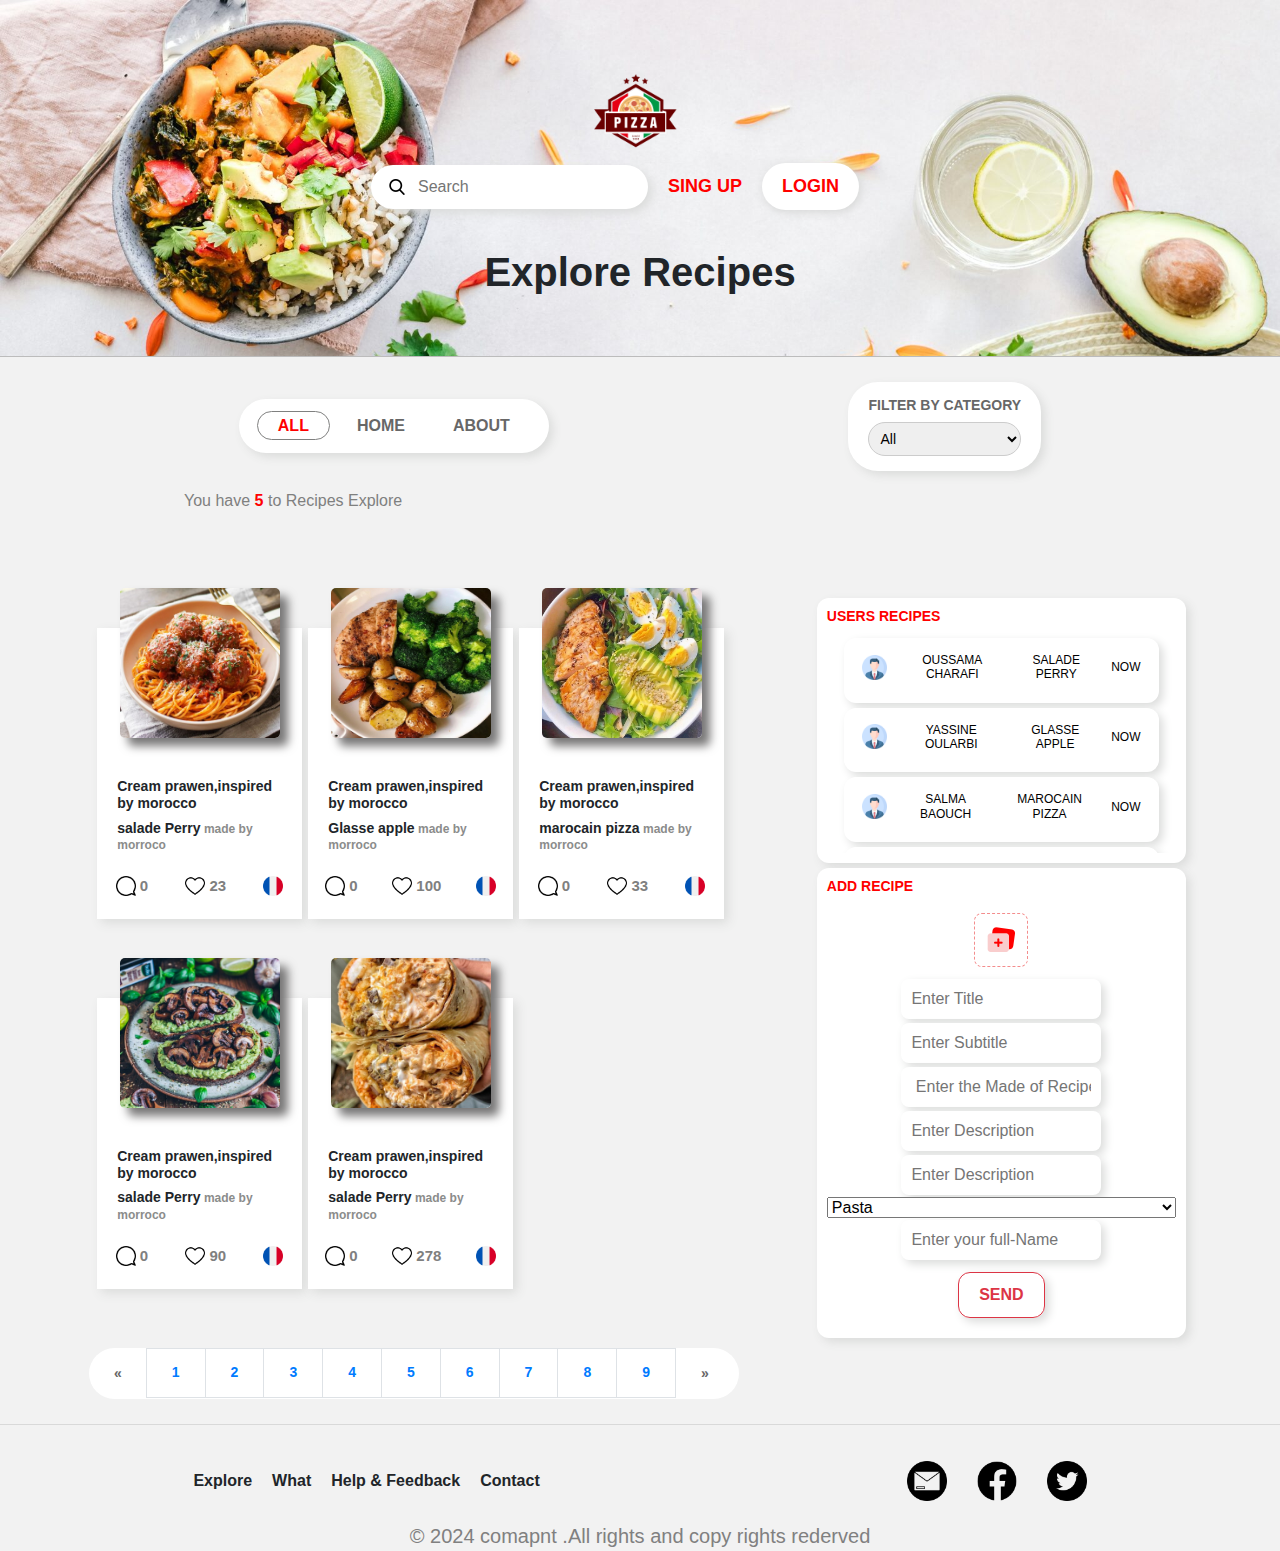
<file: index.html>
<!DOCTYPE html>
<html lang="en">

<head>
    <meta charset="UTF-8">
    <meta name="viewport" content="width=device-width, initial-scale=1.0">
    <link rel="stylesheet" href="https://maxcdn.bootstrapcdn.com/bootstrap/4.5.2/css/bootstrap.min.css">

    <link rel="stylesheet" href="style.css">
    <link rel="icon" href="images/logo.png" type="image/icon type">
    <title>SOUMA FOOD</title>
</head>

<body>

    <div class="alert alert-primary" id="alert">
        <h1 class="message"><img src="icons/checked.png" width="20px" alt=""> the recipe added with success</h1>
        <p id="p-close">X</p>
    </div>

    <header id="heade">
        <div class="navbar navbar-expand-md navbar-dark px-4 py-2 ">
            <div class="container">
                <div class="navbar-brand ">
                    <img src="images/logo.png" width="100px" alt="">
                </div>

                <button type="button" class="navbar-toggler" data-bs-target="#mainmenu" data-bs-toggle="collapse">
                    <span class="navbar-toggler-icon"></span>
                </button>

                <div class="collapse navbar-collapse" id="mainmenu">
                    <div id="search">
                        <button><img src="icons/search.png" width="16px" height="16px" alt=""></button>
                        <input class=" mr-sm-2" type="search" placeholder="Search" aria-label="Search"
                            id="input-search">
                    </div>
                    <ul class="navbar-nav ms-auto">
                        <li class="nav-item"><a href="#" class="nav-link" id="btn-singup">SING UP </a></li>
                        <li class="nav-item"><a href="#" class="nav-link" id="btn-login">LOGIN</a></li>
                    </ul>
                </div>
            </div>
        </div>
        <div class="title">
            <h1>Explore Recipes</h1>
        </div>
    </header>

    <div class="section-navbar-main">
        <div class="wrapper-main-navbar">
            <ul class="list-a">
                <li><a href="" id="all">All</a></li>
                <li><a href="Home.html">home</a></li>
                <li><a href="about.html">About</a></li>

            </ul>
            <div id="drop">
                <div class="dropdown">
                    <a href="#" id="navbarDropdown" aria-expanded="false">
                        <h3>Filter by Category</h3>
                        <select id="category-filter">
                            <option value="all">All</option>
                        </select>
                    </a>

                </div>
            </div>
        </div>
        <div class="views">
            <h1>You have <span id="all-views"> </span> to Recipes Explore</h1>
        </div>
    </div>
    <div class="pagin">
        
   
    <div class="section-wrapper-recipes">
        <div class="recipes" id="container">




        </div>

       <div class="humains">

                <div class="wrapper-users">
                    <h3 id="users-title">Users Recipes</h3>
                    <div class="users" id="users">
                    </div>
                </div>

                <div class="wrapper-add">
                    <div class="form" id="form-section">
                        <h3 id="users-title">Add Recipe</h3>

                        <label for="image_input" id="label-img"><img src="icons/image-gallery.png" width="100%" alt=""></label>
                        <input type="file" id="image_input">

                        <input type="text" id="title_input" placeholder="Enter Title">

                        <input type="text" id="title2_input" placeholder="Enter Subtitle ">

                        <input type="text" id="description_input" placeholder=" Enter the Made of Recipe">

                        <input type="text" id="made_input" placeholder="Enter Description">

                    <input type="text" id="made_input" placeholder="Enter Description">
                      
                    <select  id="category"  name="select" >
                        <option value="Pasta" >Pasta</option>
                        <option value="Pizza">Pizza</option>
                        <option value="Chicken">Chiken</option>
                        <option value="Salad">salade</option>
                    </select>

                        <input type="text" id="user_input" placeholder="Enter your full-Name ">


                        <button class="btn btn-outline-danger" id="send">Send</button>
                    </div>
                </div>
        </div>


        </div>

    </div>

    <div class="w3-center w3-padding-32" id="numero">
        <div class="w3-bar ">
            <a href="#" id="previous-button" class="w3-bar-item w3-button w3-hover-black">&laquo;</a>
            <a href="#" class="page-link custom-page-link w3-bar-item w3-button" onclick="changePage(1)">1</a>
            <a href="#" class="page-link custom-page-link w3-bar-item w3-button" onclick="changePage(2)">2</a>
            <a href="#" class="page-link custom-page-link w3-bar-item w3-button" onclick="changePage(3)">3</a>
            <a href="#" class="page-link custom-page-link w3-bar-item w3-button" onclick="changePage(4)">4</a>
            <a href="#" class="page-link custom-page-link w3-bar-item w3-button" onclick="changePage(5)">5</a>
            <a href="#" class="page-link custom-page-link w3-bar-item w3-button" onclick="changePage(6)">6</a>
            <a href="#" class="page-link custom-page-link w3-bar-item w3-button" onclick="changePage(7)">7</a>
            <a href="#" class="page-link custom-page-link w3-bar-item w3-button" onclick="changePage(8)">8</a>
            <a href="#" class="page-link custom-page-link w3-bar-item w3-button" onclick="changePage(9)">9</a>
            <a href="#" id="next-button" class="w3-bar-item w3-button w3-hover-black">&raquo;</a>
        </div>
    </div>
    </div>
 
    </div>
    <div class="modal fade" id="productModal" tabindex="-1" aria-labelledby="productModalLabel" aria-hidden="true">
        <div class="modal-dialog modal-dialog-centered">
            <div class="modal-content">
                <div class="modal-header">
                    <button type="button" class="btn-close btn-primary" data-bs-dismiss="modal" aria-label="Close">Close</button>
                </div>
                <div class="modal-body">
                    <h4>Pan Seared Salmon with Capers</h4>
                    <!-- Place your content here -->
                    <div id="ingredients" class="tabcontent">
                        <!-- Contenu pour les ingrédients -->
                    </div>
                    <div id="directions" class="tabcontent">
                        <!-- Contenu pour les instructions -->
                    </div>
                    <div id="time" class="tabcontent">
                        <!-- Contenu pour le temps -->
                    </div>
                    <div id="serving" class="tabcontent">
                        <!-- Contenu pour les portions -->
                    </div>
                    <div id="nutrition" class="tabcontent">
                        <!-- Contenu pour la nutrition -->
                    </div>
                </div>
            </div>
        </div>
    </div>
    


    <hr>
    <footer class="footer">
        <div class="links">
            <li href="#">Explore</li>
            <li href="#">What</li>
            <li href="#">Help & Feedback</li>
            <li href="#">Contact</li>

        </div>

        <div class="icons">
            <img src="/icons/email.png" alt="">
            <img src="icons/facebook.png" alt="">
            <img src="icons/twitter.png" alt="">
        </div>
        
    </footer>
    <div class="copyghit">
        <p>© 2024 comapnt .All rights and copy rights rederved</p>
    </div>


   

    <script src="https://code.jquery.com/jquery-3.6.0.min.js"></script>
    <script src="https://cdn.jsdelivr.net/npm/bootstrap@5.3.3/dist/js/bootstrap.bundle.min.js"
        integrity="sha384-YvpcrYf0tY3lHB60NNkmXc5s9fDVZLESaAA55NDzOxhy9GkcIdslK1eN7N6jIeHz"
        crossorigin="anonymous"></script>
    <script src="script.js"></script>
</body>

</html>
</file>
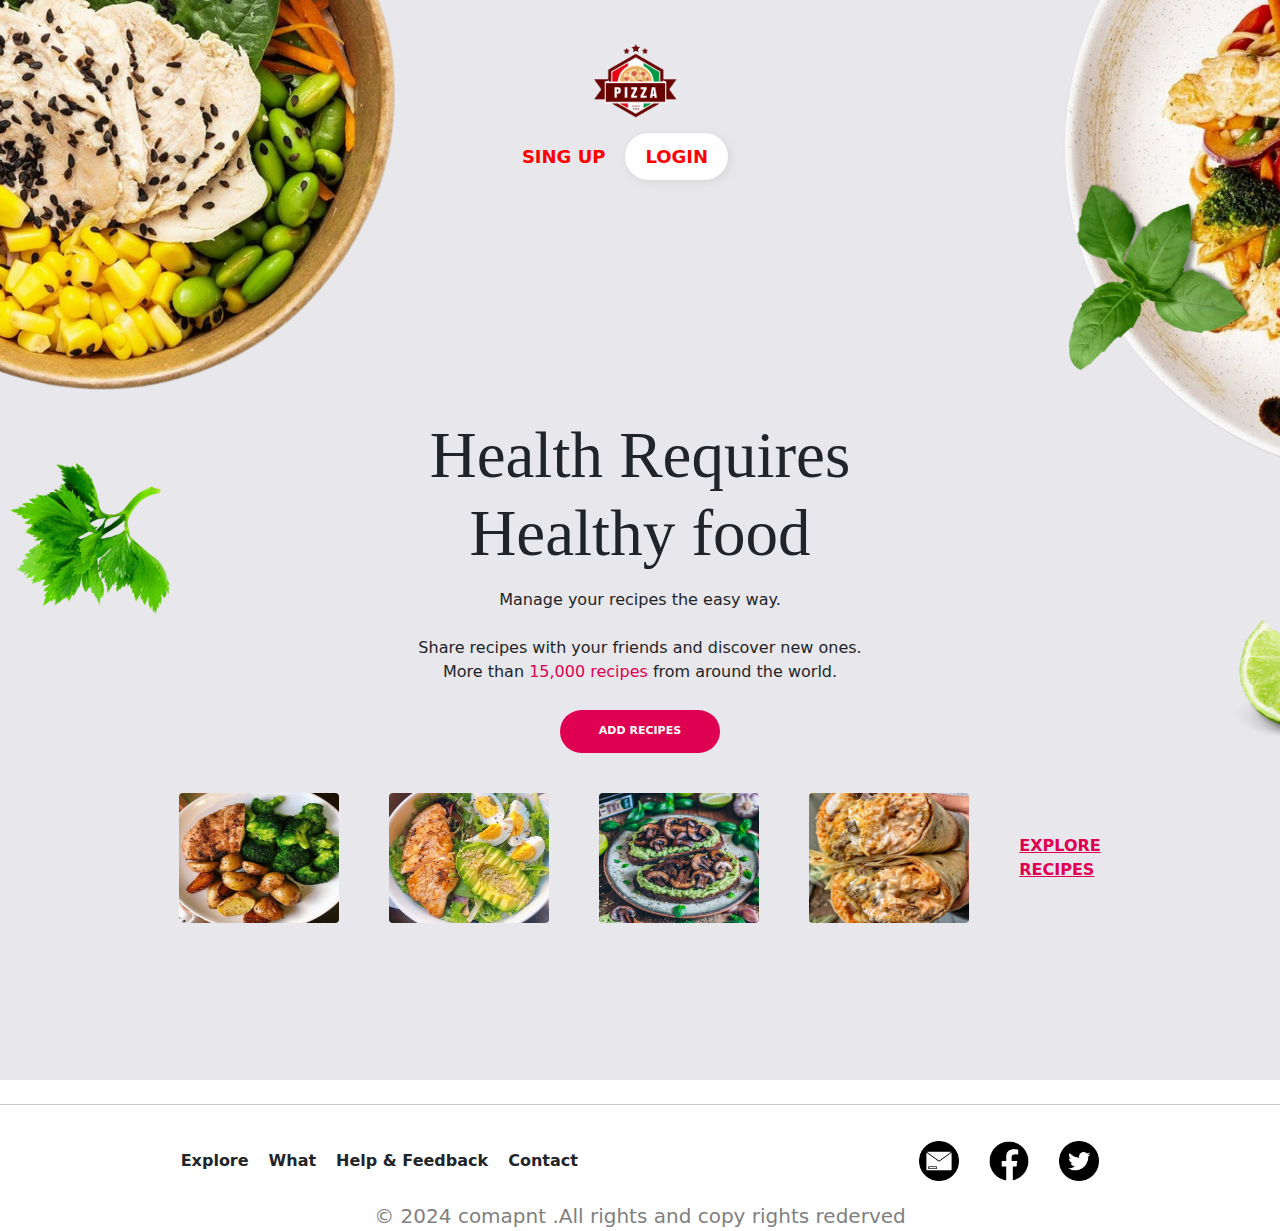
<file: Home.html>
<!DOCTYPE html>
<html lang="en">

<head>
    <meta charset="UTF-8">
    <meta name="viewport" content="width=device-width, initial-scale=1.0">
    <link rel="stylesheet" href="style.css">
    <link rel="stylesheet" href="Bootstrap/bootstrap.min.css">
    <title>Home Page</title>
</head>

<body class="body">
    <header class="header">
        <div class="navbar navbar-expand-md navbar-dark px-4 py-2">
            <div class="container">
                <div class="navbar-brand ">
                    <img src="images/logo.png" width="100px" alt="">
                </div>

                <button type="button" class="navbar-toggler" data-bs-target="#mainmenu" data-bs-toggle="collapse">
                    <span class="navbar-toggler-icon"></span>
                </button>

                <div class="collapse navbar-collapse" id="mainmenu">
                   
                    <ul class="navbar-nav ms-auto">
                        <li class="nav-item"><a href="#" class="nav-link" id="btn-singup">SING UP </a></li>
                        <li class="nav-item"><a href="#" class="nav-link" id="btn-login">LOGIN</a></li>
                    </ul>
                </div>
            </div>
        </div>

    </header>

    <section>

        <div class="container">
            <div id="part" class="text-center mt-5">
                <h1 class="titre display-1" style="font-size: 65px; margin: 0;" >Health Requires</h1>
                <h1 class="titre display-1" style="font-size: 65px; margin: 0;">Healthy food</h1>
                <p class="mt-3">Manage your recipes the easy way.<br><br> Share recipes with your friends and discover new ones.<br>
                    More than <span>15,000 recipes</span> from around the world.</p>
            </div>
            <div>
                <a href="index.html#form-section"><button id="btnAdd">ADD RECIPES</button></a>
            </div>
        </div>

        <div class="images">
            <div>
                <img class="img" src="images/ropa1.jpg">
            </div>
            <div>
                <img class="img" src="images/ropa2.jpg">
            </div>
            <div>
                <img class="img" src="images/ropa3.jpg">
            </div>
            <div>
                <img class="img" src="images/ropa4.jpg">
            </div>
            <div class="BtnExplore">
                  <a class="hrefExplore"  href="index.html">Explore<br> recipes</a>

            </div>



        </div>

    </section>

    <hr>
    <footer class="footer">
        <div class="links">
            <li href="#">Explore</li>
            <li href="#">What</li>
            <li href="#">Help & Feedback</li>
            <li href="#">Contact</li>

        </div>

        <div class="icons">
            <img src="/icons/email.png" alt="">
            <img src="icons/facebook.png" alt="">
            <img src="icons/twitter.png" alt="">
        </div>
        
    </footer>
    <div class="copyghit">
        <p>© 2024 comapnt .All rights and copy rights rederved</p>
    </div>



    <script>src="script.js"</script>
</body>

</html>
</file>
<file: style.css>
*{
    padding: 0;
    margin: 0;
    box-sizing: border-box;
    list-style: none;
}
a{
    text-decoration: none;
    color: rgb(103, 103, 103);
    text-transform: uppercase;
    font-size: 16px;
    font-weight: 600;
    position: relative;
}
body{
    width: 100%;
    height: 100vh;
    background: #f2f2f2;
   
}
#heade{
    background: url(/images/recettes.jpg) no-repeat top right/cover;
    padding: 30px;
    border-bottom: 1px solid rgb(188, 188, 188);
}
#btn-singup{
    color: red;
    font-weight: 600;
    font-size: 18px;
    background: transparent;
    border-radius: 30px;
    padding: 10px 20px;
}
#btn-login{
    color: red;
    font-weight: 600;
    font-size: 18px;
    background: white;
    border-radius: 30px;
    padding: 10px 20px;
    box-shadow: 2px 2px 10px #d5d6d5;
}
#search{
    background: white;
    padding: 5px 10px;
    border-radius: 30px;
    display: flex;
    text-align: center;
    align-items: center;
    margin: 0 auto;
    box-shadow: 4px 4px 10px #dbdcdb;
}
#search > button {
    cursor: pointer;
    border: none;
    padding: 5px 8px;
    background: transparent;
}
#input-search{
    outline: none;
    padding: 5px;
    border: none;
}
#mainmenu{
    max-width: 800px;
    margin-right: 50px;
}
.title{
    padding: 30px;
    max-width: 600px;
    margin: 0 auto;
    text-align: center;
}
.title > h1 {
    margin: 0 auto;
    font-weight: 800;
}
.section-navbar-main{
    width: 90%;
    padding: 20px;
    display: flex;
    flex-direction: column;
    text-align: left;
    margin: 0 auto;
}
.wrapper-main-navbar{
    width: 100%;
    display: flex;
    align-items: center;
    justify-content: space-around;
    padding: 20px 5px;
}
.list-a{
    padding: 15px;
    background: white;
    display: flex;
    border-radius: 30px;
    text-align: center;
    align-items: center;
    justify-content: center;
    box-shadow: 4px 4px 10px #dbdcdb;
}
.list-a > li > a{
    padding: 5px 20px;
    margin: 0px 3px;
    border: 1px solid transparent;
    transition: .5s;
}
.list-a > li > a:hover ,#all{
    color: red;
    border: 1px solid #7f807f;
    border-radius: 20px;
}

#drop{
    align-items: center;
    display: flex;
    padding: 15px 20px;
    background: white;
    border-radius: 30px;
    margin-top: -15px;
    box-shadow: 4px 4px 10px #dbdcdb;
}
#drop > div > a {
    color: rgb(103, 103, 103);
    text-transform: uppercase;
    font-size: 14px;
    font-weight: 600;
}
.views > h1 {
    font-size: 16px;
    color: #7f807f;
}
.views{
    width: 100%;
    padding-left: 100px;
}
.views > h1 > span {
    color: rgb(255, 0, 0);
    font-weight: 700;
}
.section-wrapper-recipes{
    width: 90%;
    display: flex;
    padding: 50px 20px 0px 20px;
    margin: 0 auto;
    justify-content: space-between;
}
.recipes{
    width: 65%;
    padding: 10px;
    display: flex;
    flex-wrap: wrap;
    text-align: center;
}
.humains{
    width: 35%;
    padding: 10px;
}

.wrapper-card{
    background: white;
    padding: 10px 0px;
    margin: 30px 3px;
    box-shadow: 4px 4px 10px #dbdcdb;
}
.card-recipes{
    width: 205px;
}
.img{
    width: 80%;
    margin: 0 auto;
}
#img-recipes{
    margin-top: -50px;
    height: 150px;
    border-radius: 5px;
    box-shadow: 8px 8px 10px #787777;
}
.content-recipes{
    width: 90%;
    padding: 10px;
    margin: 0 auto;
}
.content-recipes > h2 , h3{
    font-size: 14px;
    font-weight: 600;
    text-align: left;
}
.content-recipes > h3 > span{
    font-size: 12px;
    color: #8b8c8b;
}
.comments{
    display: flex;
    align-items: center;
    justify-content: space-around;
    padding: 5px 0px;
    position: relative;
}
.comments >h3{
    display: flex;
    align-items: center;
    justify-content: space-between;
    font-size: 15px;
    color: #7f807f;
    cursor: pointer;
}
.comments >button{
    display: flex;
    align-items: center;
    justify-content: space-between;
    font-size: 15px;
    color: #7f807f;
    cursor: pointer;
}
.wrapper-users{
    background: white;
    color: red;
    padding: 10px;
    box-shadow: 4px 4px 10px #dbdcdb;
    border-radius: 12px;
}
.users{
    overflow: auto;
    max-height: 220px;
}
#users-title{
    font-weight: 700;
    text-transform: uppercase;
}
.users-content{
    width: 90%;
    background: white;
    border-radius: 12px;
    margin: 5px auto;
    color: black;
    display: flex;
    align-items: center;
    box-shadow: 4px 4px 10px #dbdcdb;
}
.full-name{
    width: 100%;
    display: flex;
    text-align: center;
    align-items: center;
    justify-content: space-between;
    padding: 5px 10px;
}
.full-name > h4 {
    font-size: 12px;
    text-transform: uppercase;
    padding: 8px;
    padding-top: 10px;
    text-align: center;

}
#user-recipes{
    font-weight: 400;
    font-size: 12px;
    color: #7f807f;
}
#status{
    font-size: 10px;
    color: green;
    font-weight: 300;

}
#user-img{
    border-right: .5px solid black;
}
/* mohamed haouari  */
/* .filter-section {
    margin-top: 20px;
} */

/* .filter-section h3 {
    font-size: 18px;
    font-weight: bold;
    margin-bottom: 10px;
} */

#category-filter {
    width: 100%;
    padding: 7px;
    border: 1px solid #ccc;
    border-radius: 25px;
}

.wrapper-add{
    margin-top: 5px;
    background: white;
    color: red;
    padding: 10px;
    box-shadow: 4px 4px 10px #dbdcdb;
    border-radius: 12px;
    text-align: center;
}
#image_input {
    display: none;
}
#label-img{
    padding: 10px;
    border: 1px dashed rgb(244, 141, 141);
    max-width: 150px;
    cursor: pointer;
    margin: 10px auto;
    border-radius: 8px;
}
.form{
    display: flex;
    flex-direction: column;
    text-align: center;
    width: 100%;
}
.form > input {
    max-width: 200px;
    margin: 2px auto;
    padding: 8px 10px;
    box-shadow: 4px 4px 10px #dbdcdb;
    border: none;
    border-radius: 8px;
}
.form > button {
    margin: 10px auto;
    padding: 10px 20px;
   
    border-radius: 12px ;
    box-shadow: 4px 4px 10px #dbdcdb;
    
    font-weight: 800;
    transition: .6s;
    text-transform: uppercase;
}
.form > button:hover{
    margin: 10px auto;
    padding: 10px 20px;
    border: 1px solid transparent;
    border-radius: 12px ;
    box-shadow: 4px 4px 10px #dbdcdb;
    background: red;
    color: white;
    font-weight: 800;
}
.parent-com{
    position: absolute;
    bottom: -40px;
    padding: 10px;
    background: rgba(255, 255, 255, 0.182);
    backdrop-filter:blur(20px);
    border-radius: 30px;
    box-shadow: 4px 4px 10px #dbdcdb;
    display: none;
}
.comments-card{
    max-width: 100px;
    padding: 10px;
    border: none;
    border-radius: 12px;
    outline: none;
    margin-right: 10px;
    box-shadow: 4px 4px 10px #dbdcdb;
}
.add-com{
    transition: .8s;
}
.add-com:hover{
    transform: rotate(45deg);
}
.pagin{
    display: flex;
    align-items: center;
    flex-direction: column;
}
#numero{
    margin: 0 auto;
    width: 90%;
    text-align: left;
}
.w3-bar{
    display: flex;
    align-items: center;
    margin-bottom: 25px;
    background-color: white;
    border-radius: 50px;
    width: 650px;
    margin-left: 25px;
}
.w3-bar > a{
    padding:15px 25px ;
    font-size: 14px;
}

/* Page_Home : */

section{
    display: flex;
    flex-direction: column;
    justify-content: center;
    align-items: center;
    height: 100vh;
    gap: 40px;
   
}

.titre{
    font-family:"HoloLens MDL2 Assets";
    font-size: 66px;
}
.container{
    display: flex ;
    flex-direction:column;
    align-items: center;
    justify-content: center;
    margin-top: 15px;
    
}
#part{
    display: flex;
    flex-direction: column;
    align-items: center;
    margin-top: 20px;
}
.images{
    display: flex;
    flex-direction: row;
    gap: 50px;
}
.img{
    width: 160px;
    height: 130px;
    border-radius:4px;
}
#btnAdd {
     background-color: #df0051; /* Green color */
     border-radius: calc(infinity * 1px);
     color: white;
     border: none;
     padding: 13px 39px;
     text-align: center;
     text-decoration: none;
     font-size: 11px;
    font-weight: bold;
    margin-top: 10px;
     cursor: pointer;
 }
#btnAdd:hover {
    background-color: #ec1fd8; /* Darker green on hover */
}
.hrefExplore{
    color:#df0051;
    font-size: 16px;
    
}
.BtnExplore{
    display: flex;
    justify-content: center;
    align-items: center;
    cursor:pointer;
}
#part >p >span{
    color: #df0051;
}


.add-com{
    border: none;
    padding: 10px;
    border-radius: 30px;
    color: rgb(189, 65, 65);
    background: white;
    font-size: 12px;
    font-weight: 700;
    box-shadow: 4px 4px 10px #dbdcdb;
}
.show-card{
    width: 100%;
    height: 100%;
    background: #ffffff23;
    backdrop-filter: blur(20px);
    position: absolute;
    bottom: 1px;
    display: flex;
    justify-content: center;
    text-align: center;
    align-items: center;
    display: none;
}
.wrapper-show-card{
    width: 60%;
    height: 80%;
    background: url(Modern\ Business\ Notion\ Header.png);
    border-radius: 15px;
    box-shadow: 4px 4px 10px #dbdcdb;
}
.t-img{
    width: 20%;
    border-radius: 12px;
    background: #e9e7e7;
    box-shadow: 8px 8px 10px #adaead;
    margin: 20px 5px 10px 20px;
}
.t-img > img {
    border-radius: 12px;
}
.titre > h5 ,.show-comments > h1{
    width: 50%;
    font-size: 16px;
    text-transform: uppercase;
    text-align: left;
    margin: 2px auto;
    padding: 10px 10px ;
    background: white;
    box-shadow: 4px 4px 10px #e1e1e1;
    border-radius: 12px;
}

.show-comments > p{
    font-weight: 800;
    font-size: 30px;
    color: red;
}

.alert{
    display: flex;
    margin: 0 auto;
    position: fixed;
    left: 430px;
    top: 20px;
    background:rgb(198, 232, 198);
    color: green;
    font-weight: 700;
    z-index: 999;
    box-shadow: 0 4px 20px rgb(107, 107, 107);
    align-items: center;
    justify-content: center;
    transition: .8s;
    display: none;
}
.alert > h1{
    font-size: 16px;
    text-transform: uppercase;
    margin-right: 20px;
    display: flex;
    align-items: center;
    gap: 10px;
}
.alert > p {
    padding-top: 7px;
    font-size: 18px;
    color: black;
    cursor: pointer;
    font-weight: 400;
}
/*Header de la partie Home */


.header{
    padding: 0;
    margin: 0;
    
}

.body{
    width: 100%;
    height: 120vh;
    background-image: url(images/Recette.png);
    background-size: cover;
    background-repeat: no-repeat;
}
#btn-Singup{
    color: red;
    font-weight: 700;
    font-size: 18px;
    background: transparent;
    border-radius: 30px;
    padding: 10px 20px;
}
#btn-Login{
    color: red;
    font-weight: 700;
    font-size: 18px;
    background: white;
    border-radius: 30px;
    padding: 10px 20px;
    box-shadow: 4px 4px 10px #8b8c8b;
}
#Search{
    background: white;
    padding: 5px 10px;
    border-radius: 30px;
    display: flex;
    text-align: center;
    align-items: center;
    margin: 0 auto;
    box-shadow: 4px 4px 10px #dbdcdb;
}
#Search > button {
    cursor: pointer;
    border: none;
    padding: 5px 8px;
    background: transparent;
}
#Input-search{
    outline: none;
    padding: 5px;
    border: none;
}


/* footer */

.footer{
    display: flex;
    width: 100%;
    align-items: center;
    justify-content: space-around;
    gap: 20px;
    padding: 20px;
    font-weight: bolder;
}

.footer .icons{
    display: flex;
    gap: 30px;
}

.footer .icons img{
    width: 40px;
    height: 40px;
}

.footer .links{
    display: flex;
    gap: 20px;
}

.footer .links a{
    text-decoration: none;
    font-size: 20px;
}

.copyghit{
    text-align: center;
    font-size: 20px;
    margin-bottom: 20px;
    color: gray;
}

  
 /* Style pour la modale */
.modal {
    display: none;
    position: fixed;
    top: 50%;
    left: 50%;
    transform: translate(-50%, -50%);
   
    background-color: rgba(0, 0, 0, 0.5);
    width: 80%;
    max-width: 600px;
    padding: 20px;
    border-radius: 10px;
    box-shadow: 0 0 10px rgba(0, 0, 0, 0.3);
}

/* Style pour le contenu de la modale */
.modal-content {
    background-color: #fff;
    padding: 20px;
    border-radius: 10px;
}

/* Style pour le bouton de fermeture */
.modal-close {
    position: absolute;
    top: 10px;
    right: 10px;
    cursor: pointer;
}

/* Style pour le titre de la modale */
.modal-title {
    font-size: 20px;
    font-weight: bold;
    margin-bottom: 10px;
}

/* Style pour le contenu de la modale */
.modal-body {
    margin-bottom: 20px;
   
        max-height: calc(100vh - 200px); /* Adjust the height as needed */
        overflow-y: auto;
    }


/* Style pour les boutons dans la modale */
.modal-buttons {
    text-align: right;
}

/* Style pour le bouton de confirmation */
.modal-confirm {
    background-color: #4CAF50;
    color: #fff;
    border: none;
    padding: 8px 16px;
    border-radius: 5px;
    cursor: pointer;
    transition: background-color 0.3s;
}

/* Style pour le bouton de confirmation au survol */
.modal-confirm:hover {
    background-color: #45a049;
}

/* Style pour le bouton d'annulation */
.modal-cancel {
    background-color: #f44336;
    color: #fff;
    border: none;
    padding: 8px 16px;
    border-radius: 5px;
    cursor: pointer;
    transition: background-color 0.3s;
}

/* Style pour le bouton d'annulation au survol */
.modal-cancel:hover {
    background-color: #da190b;
}

.hide{
    display: none;
}
#love, #chat{
    transition: .6s;
}
#love:hover{
    transform: scale(1.3);
}
#chat:hover{
    transform: scale(1.2);
}
</file>
